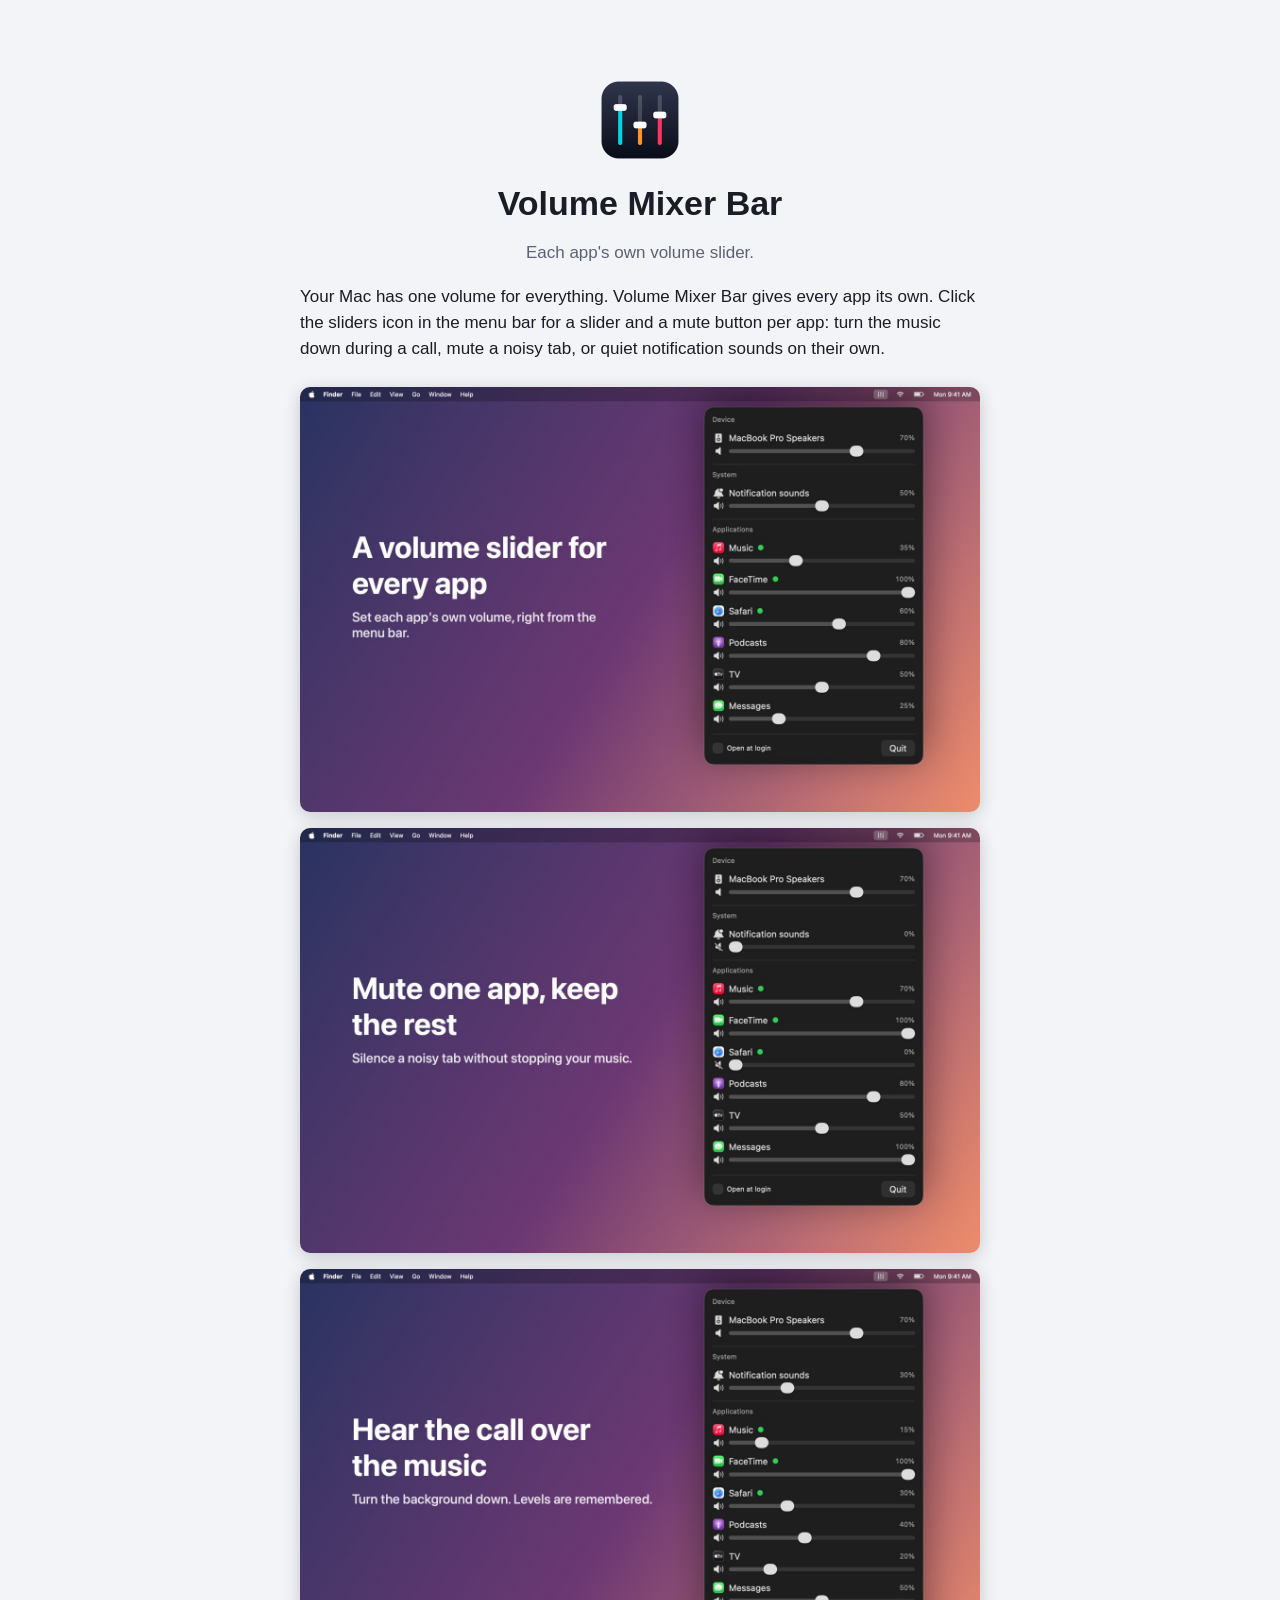
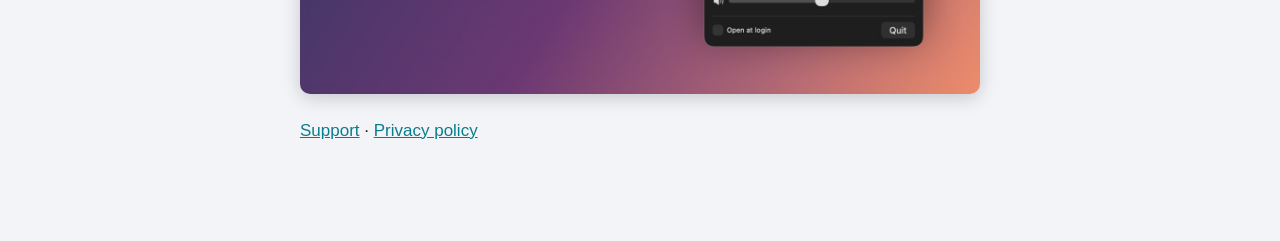
<file: index.html>
<!doctype html>
<html lang="en">
<head>
<meta charset="utf-8">
<meta name="viewport" content="width=device-width, initial-scale=1">
<title>Volume Mixer Bar</title>
<meta name="description" content="A volume slider and mute button for every app, in your Mac's menu bar.">
<link rel="icon" href="img/icon.png">
<link rel="stylesheet" href="style.css">
</head>
<body>
<main>
<header class="hero">
<img class="icon" src="img/icon.png" width="96" height="96" alt="">
<h1>Volume Mixer Bar</h1>
<p class="sub">Each app's own volume slider.</p>
</header>
<p>Your Mac has one volume for everything. Volume Mixer Bar gives every app its own. Click the sliders icon in the menu bar for a slider and a mute button per app: turn the music down during a call, mute a noisy tab, or quiet notification sounds on their own.</p>
<div class="shots">
<img src="img/shot-1.jpg" alt="A volume slider for every app">
<img src="img/shot-2.jpg" alt="Mute one app, keep the rest">
<img src="img/shot-3.jpg" alt="Hear the call over the music">
</div>
<p><a href="support.html">Support</a> · <a href="privacy.html">Privacy policy</a></p>
</main>
</body>
</html>
</file>
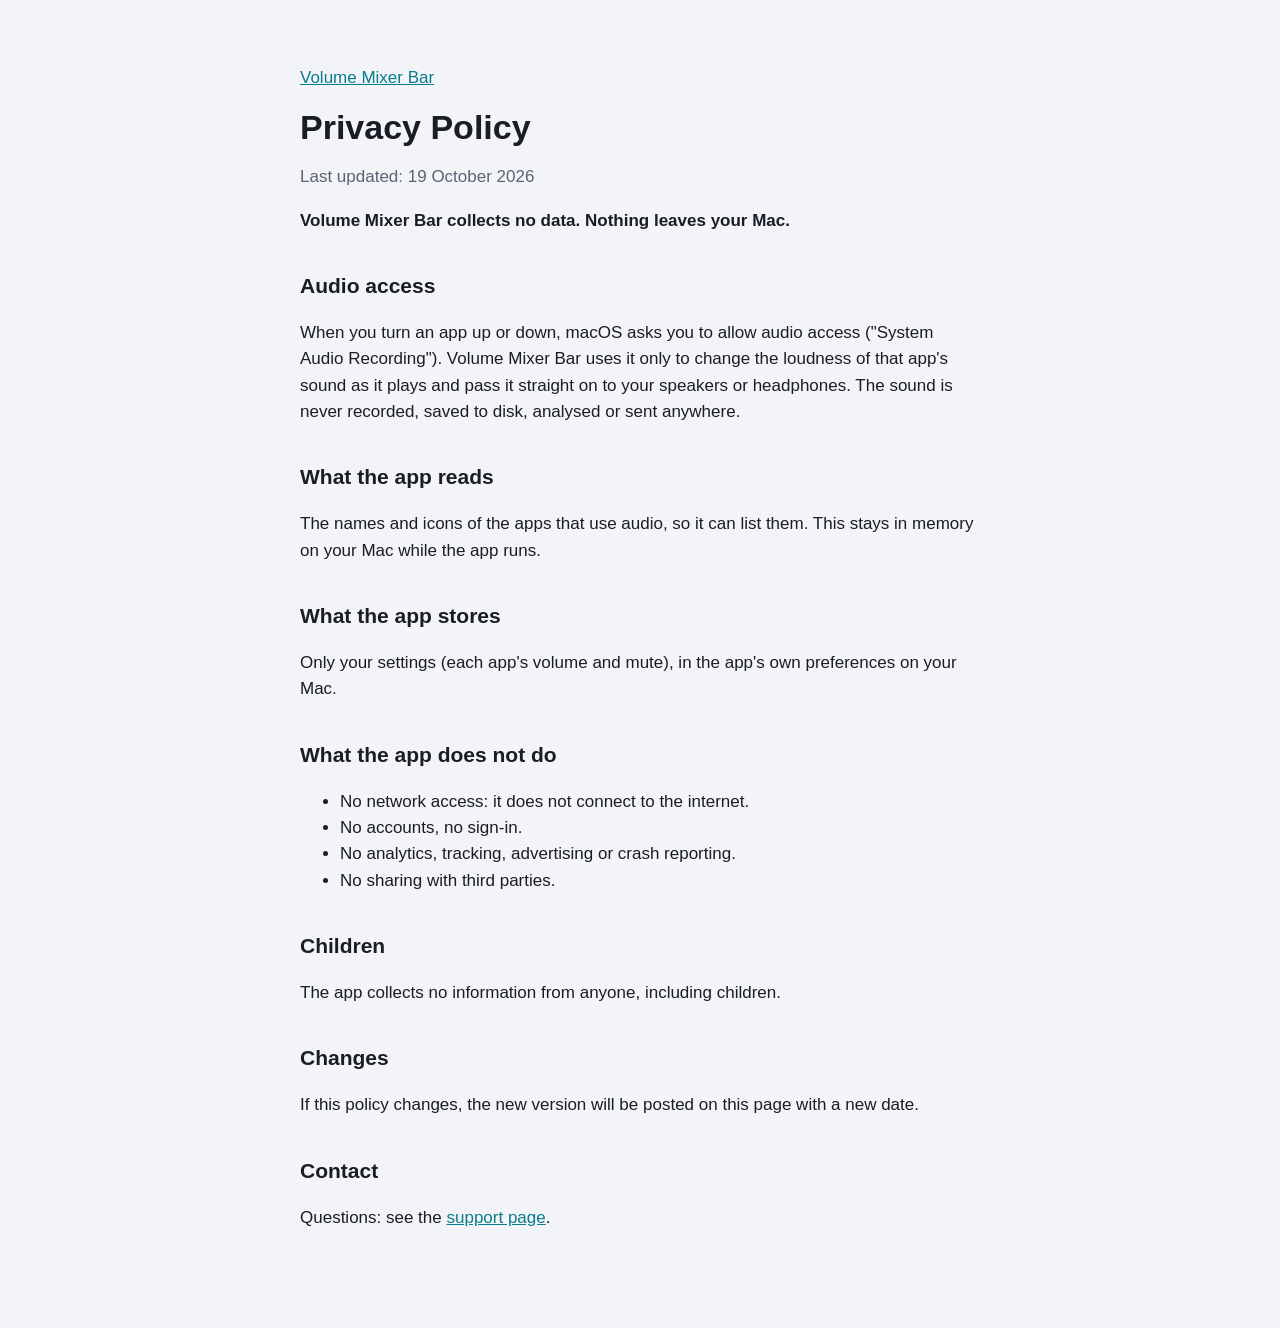
<file: privacy.html>
<!doctype html>
<html lang="en">
<head>
<meta charset="utf-8">
<meta name="viewport" content="width=device-width, initial-scale=1">
<title>Volume Mixer Bar: Privacy Policy</title>
<link rel="stylesheet" href="style.css">
</head>
<body>
<main>
<p class="back"><a href="index.html">Volume Mixer Bar</a></p>
<h1>Privacy Policy</h1>
<p class="date">Last updated: 19 October 2026</p>

<p><strong>Volume Mixer Bar collects no data. Nothing leaves your Mac.</strong></p>

<h2>Audio access</h2>
<p>When you turn an app up or down, macOS asks you to allow audio access ("System Audio Recording"). Volume Mixer Bar uses it only to change the loudness of that app's sound as it plays and pass it straight on to your speakers or headphones. The sound is never recorded, saved to disk, analysed or sent anywhere.</p>

<h2>What the app reads</h2>
<p>The names and icons of the apps that use audio, so it can list them. This stays in memory on your Mac while the app runs.</p>

<h2>What the app stores</h2>
<p>Only your settings (each app's volume and mute), in the app's own preferences on your Mac.</p>

<h2>What the app does not do</h2>
<ul>
<li>No network access: it does not connect to the internet.</li>
<li>No accounts, no sign-in.</li>
<li>No analytics, tracking, advertising or crash reporting.</li>
<li>No sharing with third parties.</li>
</ul>

<h2>Children</h2>
<p>The app collects no information from anyone, including children.</p>

<h2>Changes</h2>
<p>If this policy changes, the new version will be posted on this page with a new date.</p>

<h2>Contact</h2>
<p>Questions: see the <a href="support.html">support page</a>.</p>
</main>
</body>
</html>
</file>
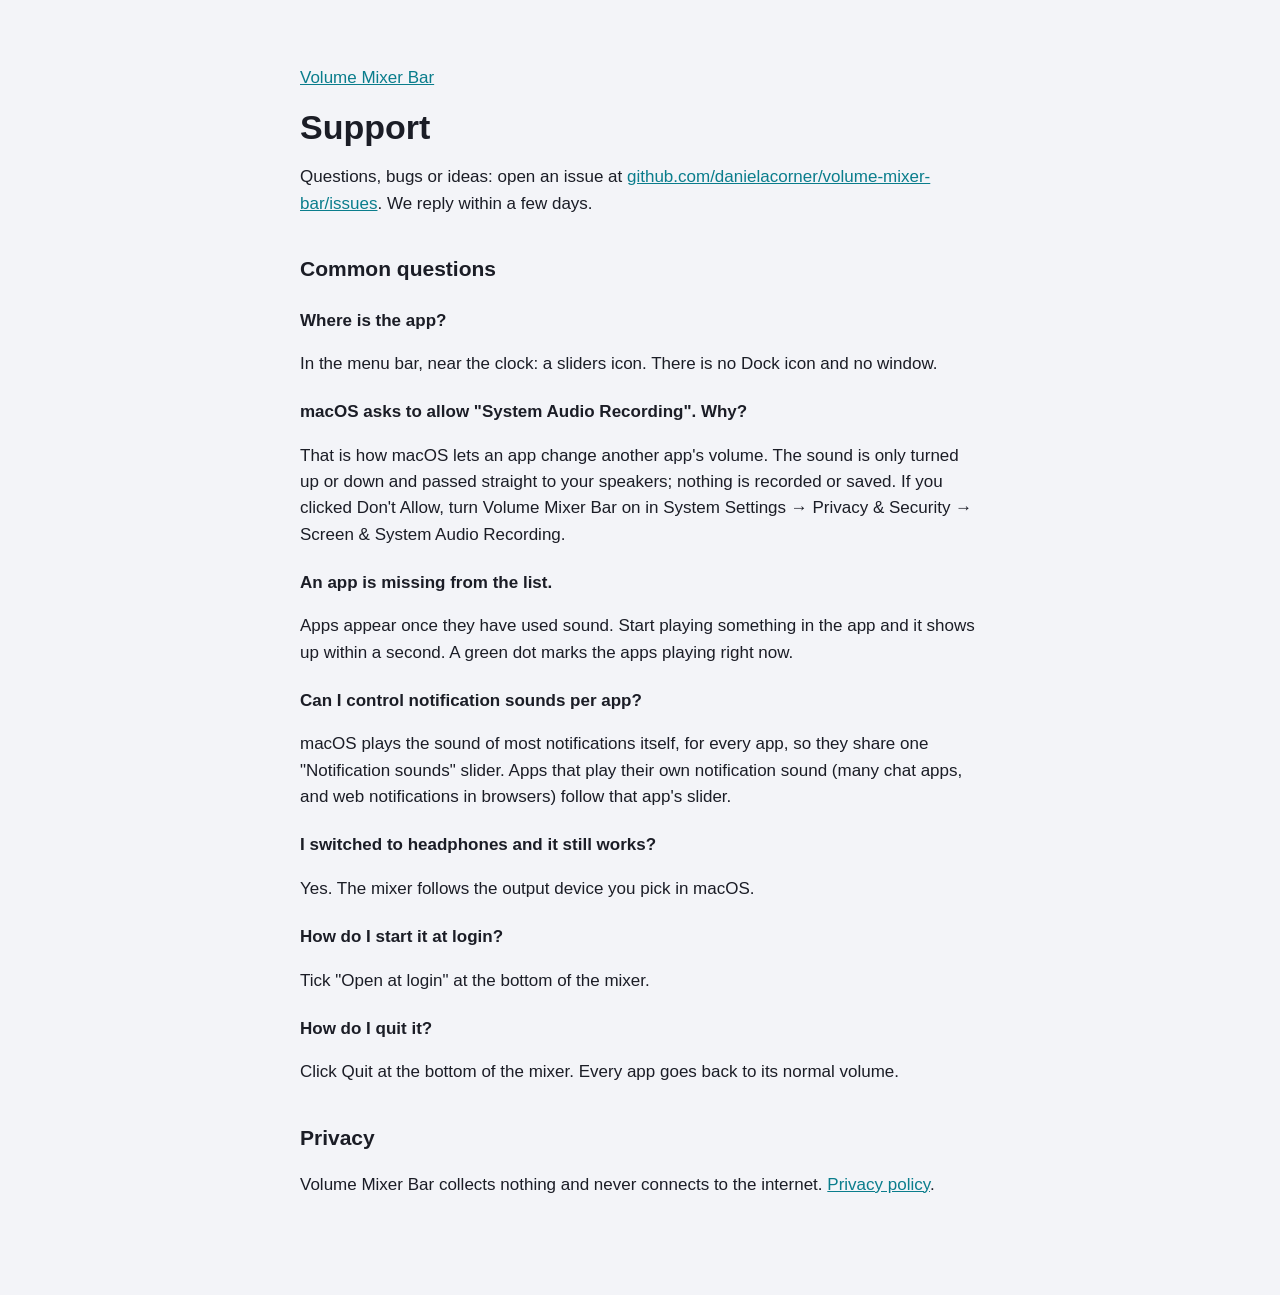
<file: support.html>
<!doctype html>
<html lang="en">
<head>
<meta charset="utf-8">
<meta name="viewport" content="width=device-width, initial-scale=1">
<title>Volume Mixer Bar: Support</title>
<link rel="stylesheet" href="style.css">
</head>
<body>
<main>
<p class="back"><a href="index.html">Volume Mixer Bar</a></p>
<h1>Support</h1>

<p>Questions, bugs or ideas: open an issue at <a href="https://github.com/danielacorner/volume-mixer-bar/issues">github.com/danielacorner/volume-mixer-bar/issues</a>. We reply within a few days.</p>

<h2>Common questions</h2>

<h3>Where is the app?</h3>
<p>In the menu bar, near the clock: a sliders icon. There is no Dock icon and no window.</p>

<h3>macOS asks to allow "System Audio Recording". Why?</h3>
<p>That is how macOS lets an app change another app's volume. The sound is only turned up or down and passed straight to your speakers; nothing is recorded or saved. If you clicked Don't Allow, turn Volume Mixer Bar on in System Settings &rarr; Privacy &amp; Security &rarr; Screen &amp; System Audio Recording.</p>

<h3>An app is missing from the list.</h3>
<p>Apps appear once they have used sound. Start playing something in the app and it shows up within a second. A green dot marks the apps playing right now.</p>

<h3>Can I control notification sounds per app?</h3>
<p>macOS plays the sound of most notifications itself, for every app, so they share one "Notification sounds" slider. Apps that play their own notification sound (many chat apps, and web notifications in browsers) follow that app's slider.</p>

<h3>I switched to headphones and it still works?</h3>
<p>Yes. The mixer follows the output device you pick in macOS.</p>

<h3>How do I start it at login?</h3>
<p>Tick "Open at login" at the bottom of the mixer.</p>

<h3>How do I quit it?</h3>
<p>Click Quit at the bottom of the mixer. Every app goes back to its normal volume.</p>

<h2>Privacy</h2>
<p>Volume Mixer Bar collects nothing and never connects to the internet. <a href="privacy.html">Privacy policy</a>.</p>
</main>
</body>
</html>
</file>
<file: style.css>
:root { --bg: #f3f4f8; --fg: #1b1d26; --muted: #5d6273; --link: #0a7d8c; --button: #0a7d8c; }
@media (prefers-color-scheme: dark) { :root { --bg: #12141b; --fg: #e8eaf1; --muted: #9aa0b2; --link: #4fd6e4; --button: #138c9b; } }
body { margin: 0; background: var(--bg); color: var(--fg); font: 17px/1.55 -apple-system, BlinkMacSystemFont, "Helvetica Neue", sans-serif; }
main { max-width: 680px; margin: 0 auto; padding: 48px 16px 80px; }
h1 { font-size: 34px; line-height: 1.15; margin: 8px 0 4px; }
h2 { font-size: 21px; margin-top: 36px; }
h3 { font-size: 17px; margin: 22px 0 4px; }
.date, .back, .sub { color: var(--muted); }
a { color: var(--link); }
img { max-width: 100%; border-radius: 12px; }

.support-form input, .support-form textarea { width: 100%; max-width: 32rem; font: inherit; padding: .5rem; border: 1px solid #c8ccd4; border-radius: 8px; box-sizing: border-box; }
.support-form button { font: inherit; padding: .55rem 1.2rem; border: 0; border-radius: 8px; background: var(--button); color: #fff; cursor: pointer; }
.support-form .hp { display: none; }

.hero { text-align: center; margin: 1.5rem 0 1rem; }
.hero .icon { border-radius: 22%; }
.shots { display: grid; gap: 1rem; margin: 1.5rem 0; }
.shots img { width: 100%; height: auto; border-radius: 10px; box-shadow: 0 4px 18px rgba(0,0,0,.18); }
</file>
